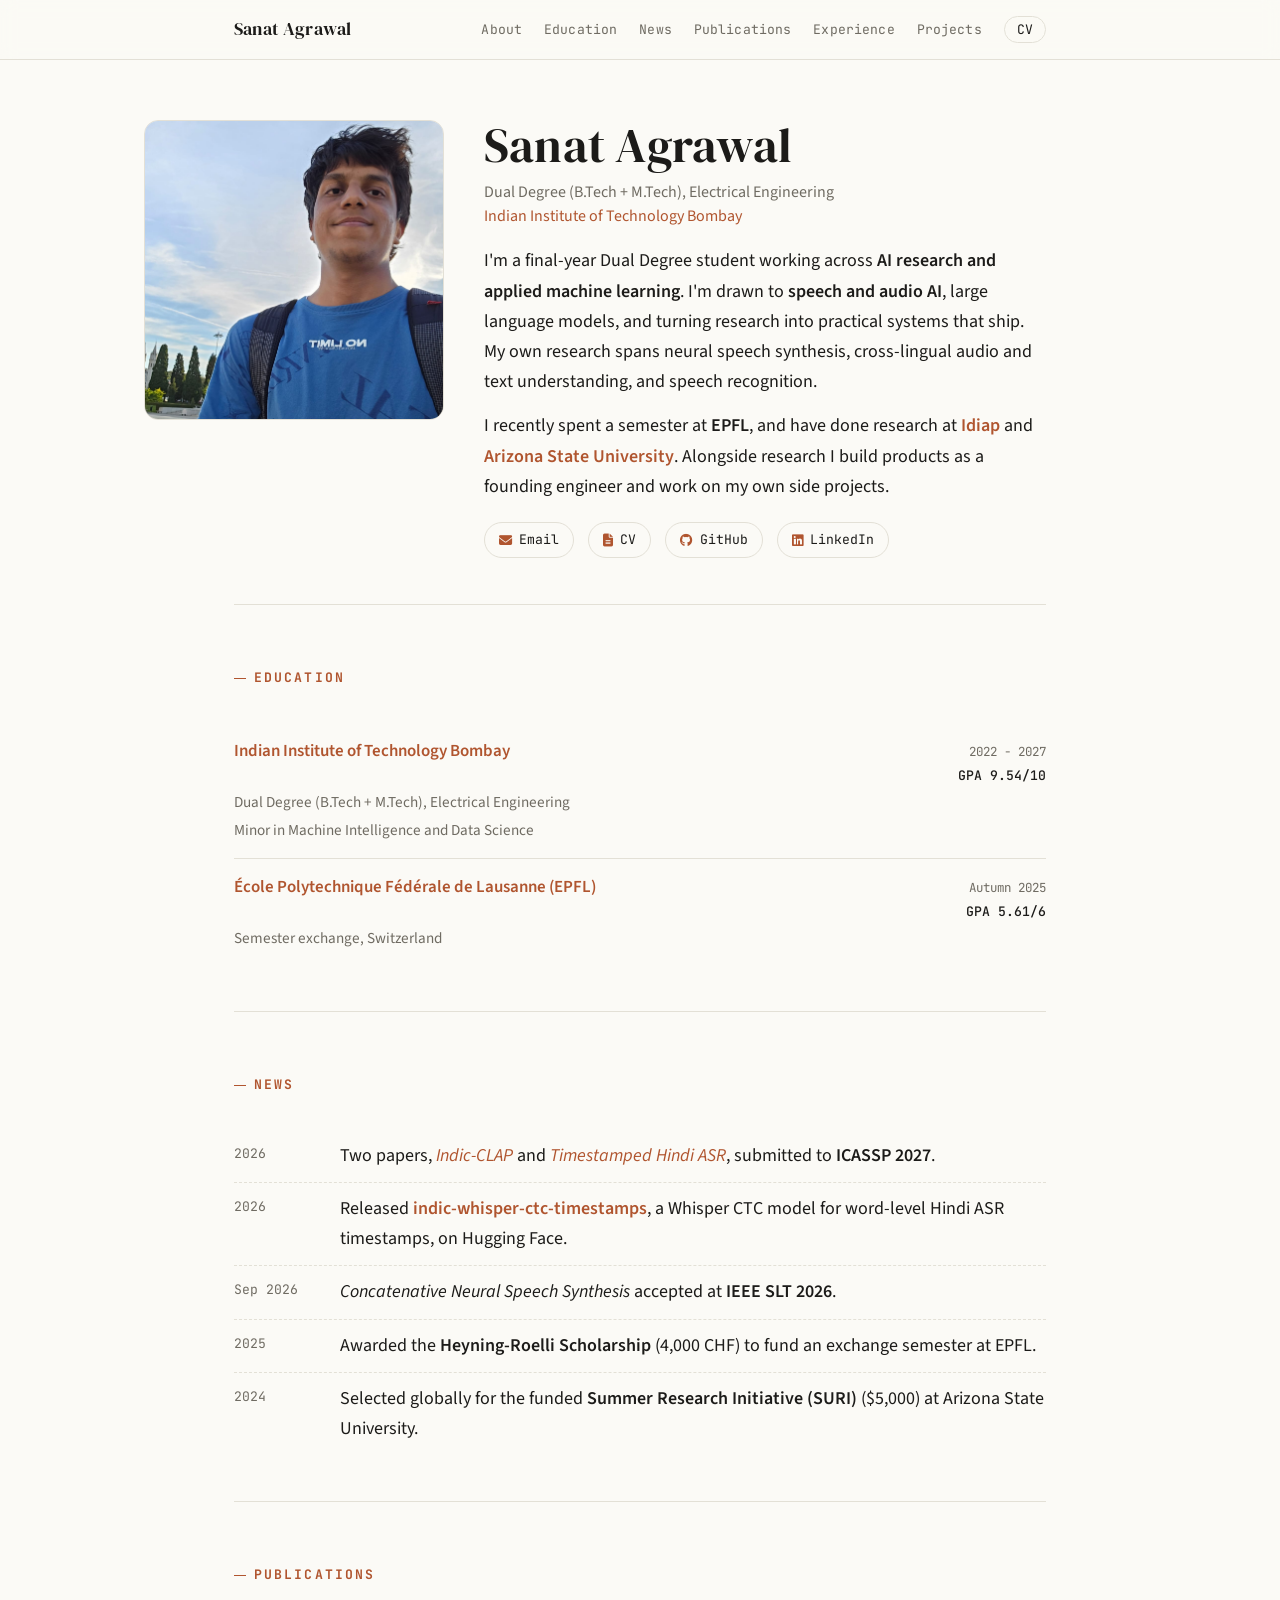
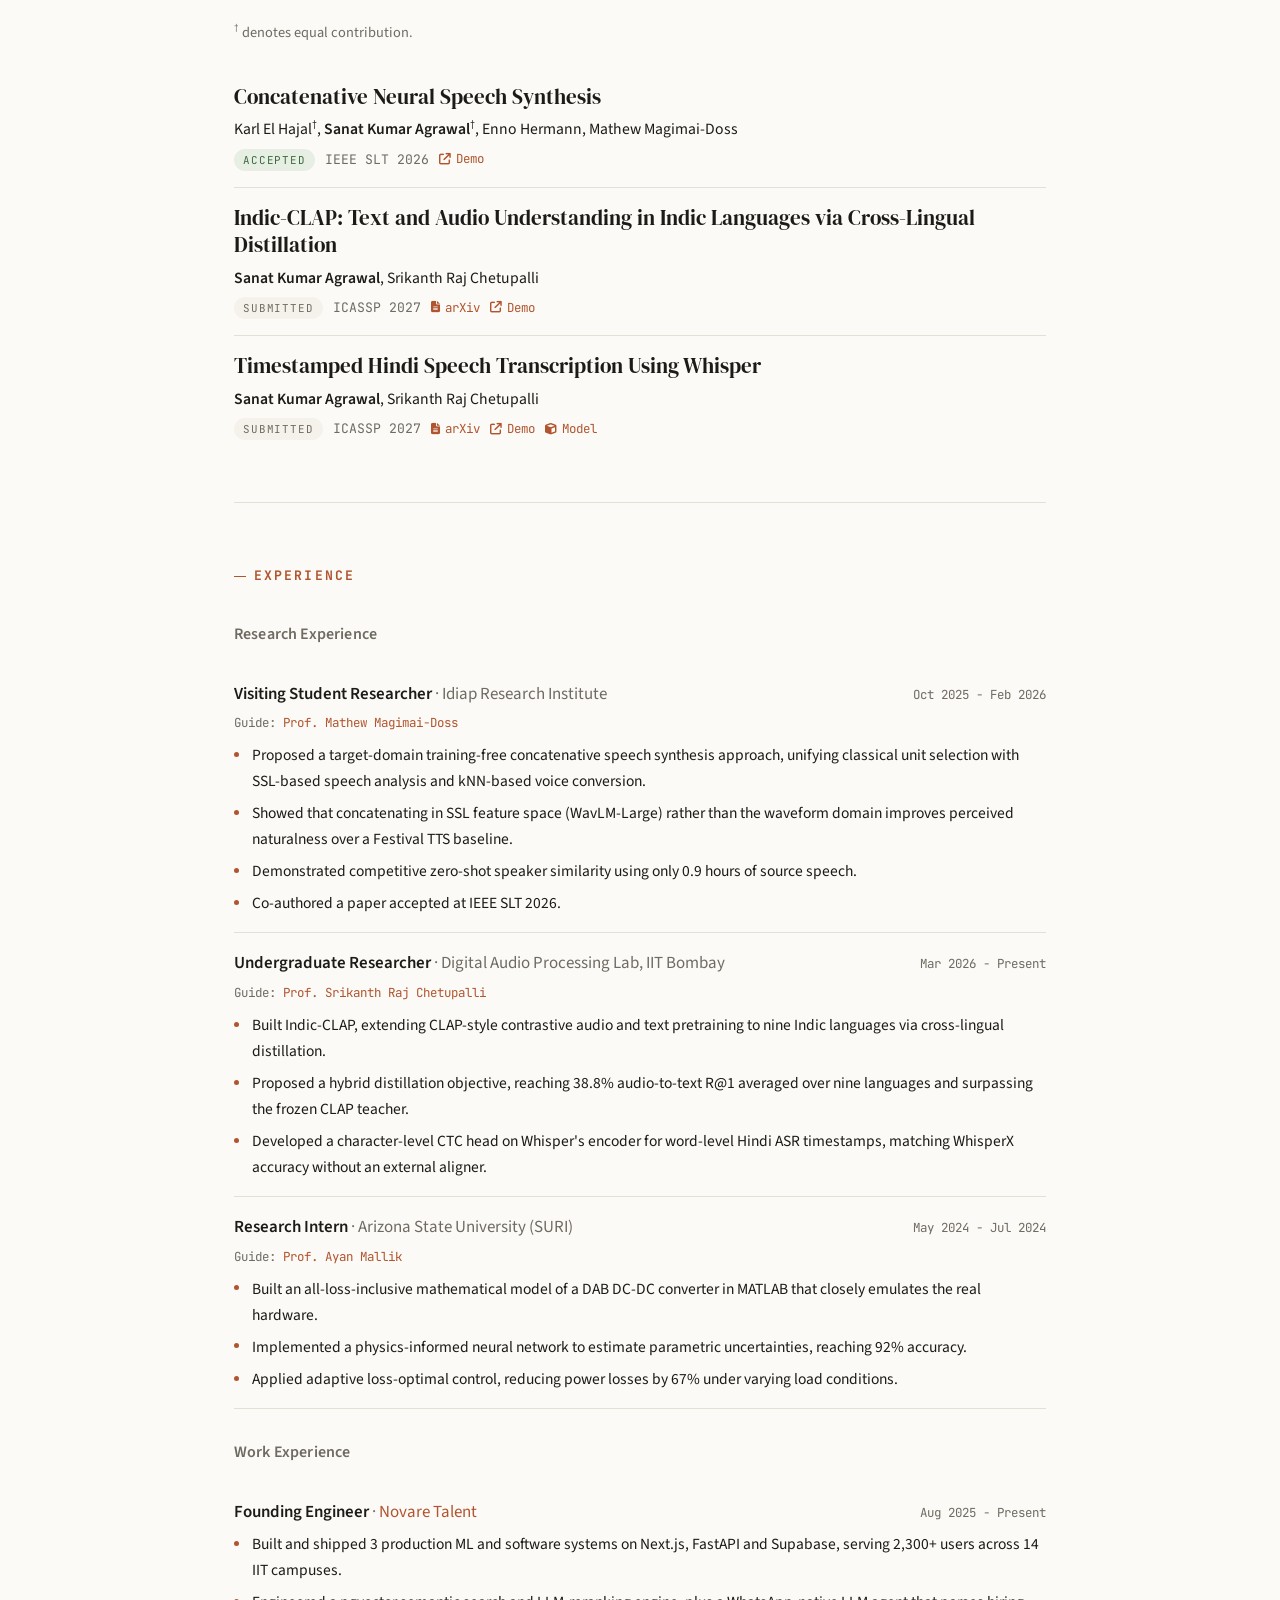
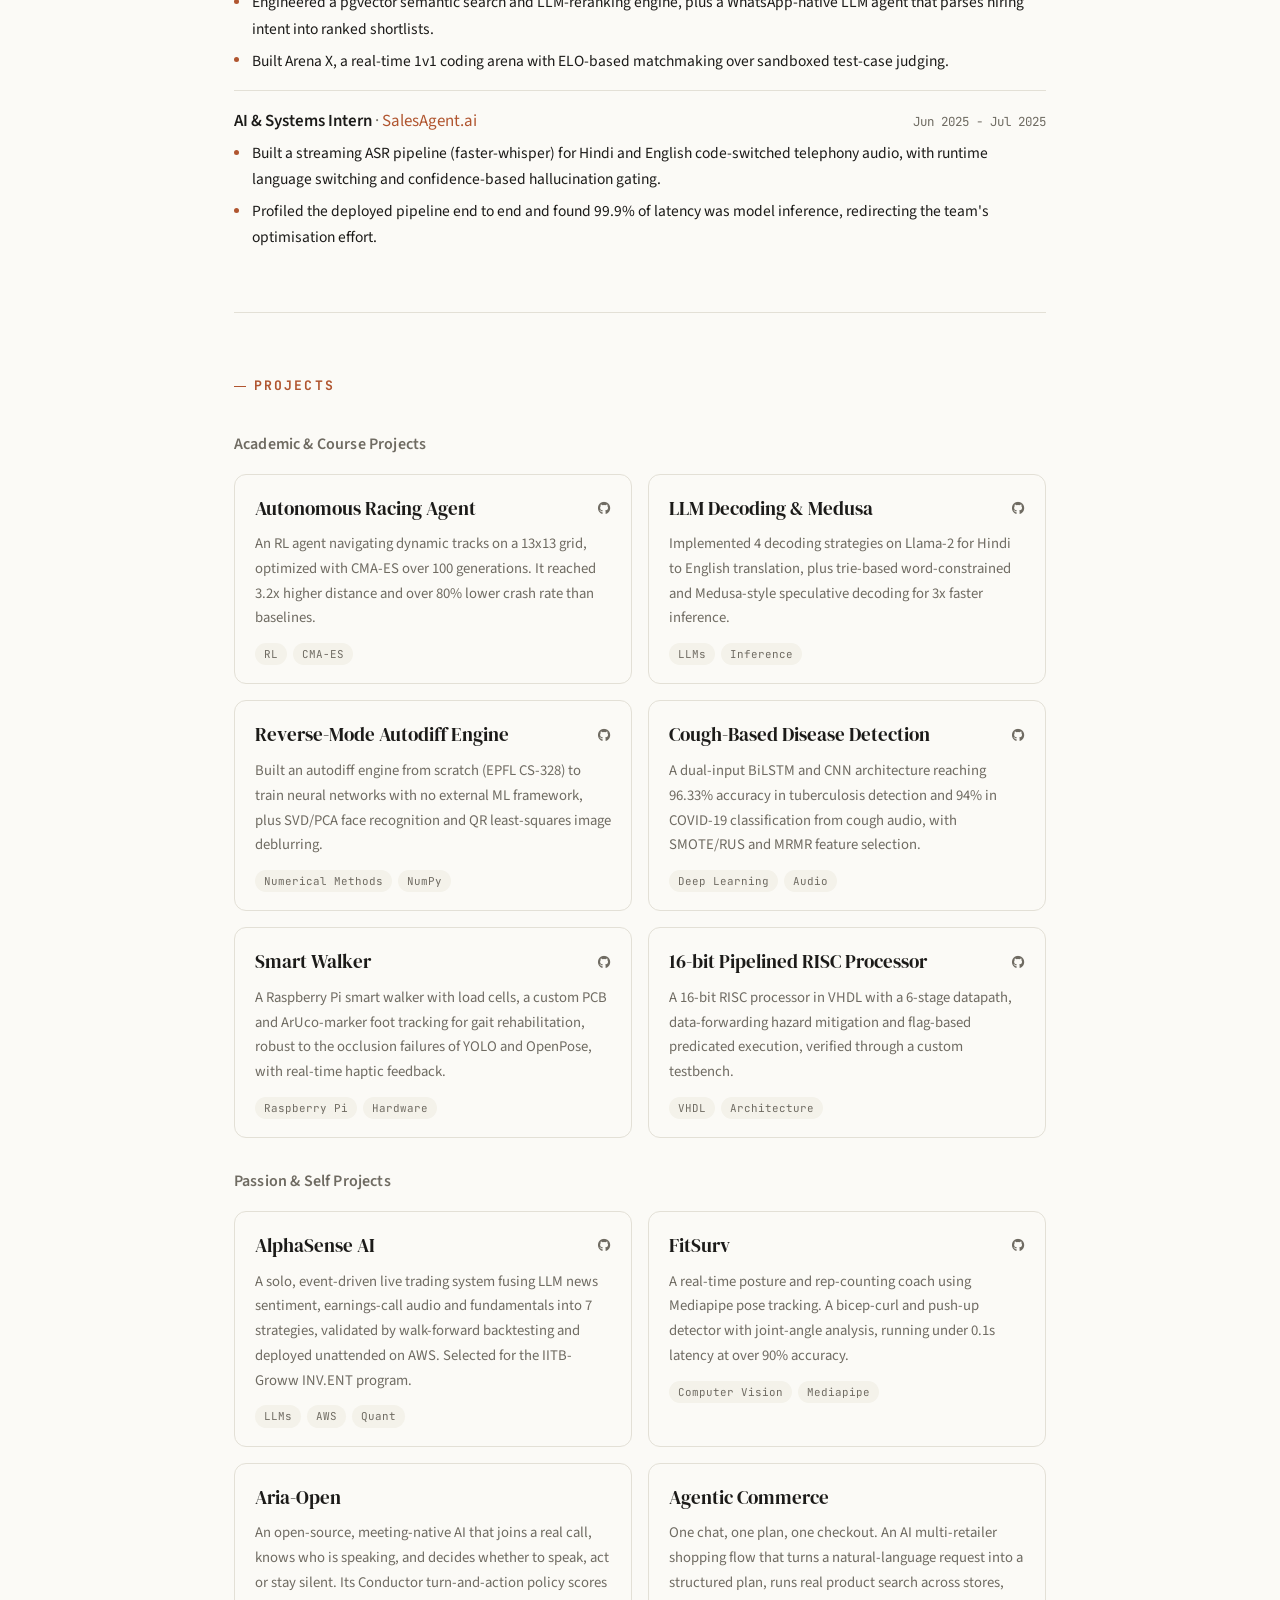
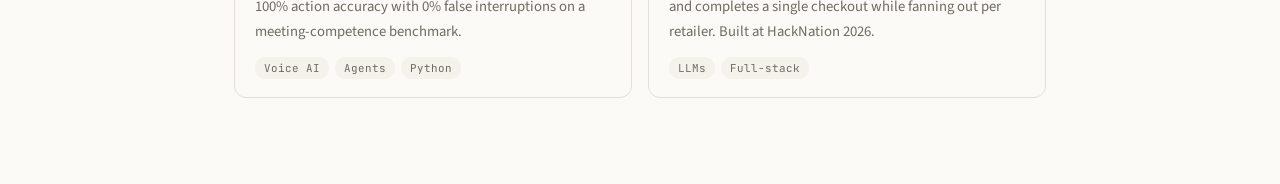
<file: index.html>
<!DOCTYPE html>
<html lang="en">
<head>
    <meta charset="UTF-8">
    <meta name="viewport" content="width=device-width, initial-scale=1.0">
    <title>Sanat Agrawal — IIT Bombay | AI &amp; Speech Researcher</title>
    <meta name="description" content="Sanat Agrawal (Sanat Kumar Agrawal) is a Dual Degree student in Electrical Engineering at IIT Bombay, working on AI research and applied machine learning with a focus on speech and audio.">
    <meta name="author" content="Sanat Agrawal">
    <link rel="canonical" href="https://sanat-agrwl.github.io/">
    <meta name="robots" content="index, follow">

    <!-- Open Graph -->
    <meta property="og:type" content="profile">
    <meta property="og:title" content="Sanat Agrawal — IIT Bombay | AI &amp; Speech Researcher">
    <meta property="og:description" content="Dual Degree student in Electrical Engineering at IIT Bombay. AI research and applied machine learning, with a focus on speech and audio.">
    <meta property="og:url" content="https://sanat-agrwl.github.io/">
    <meta property="og:image" content="https://sanat-agrwl.github.io/logos/me.jpeg">
    <meta property="og:site_name" content="Sanat Agrawal">
    <meta property="profile:first_name" content="Sanat">
    <meta property="profile:last_name" content="Agrawal">

    <!-- Twitter -->
    <meta name="twitter:card" content="summary_large_image">
    <meta name="twitter:title" content="Sanat Agrawal — IIT Bombay | AI &amp; Speech Researcher">
    <meta name="twitter:description" content="Dual Degree student in Electrical Engineering at IIT Bombay. AI research and applied machine learning, with a focus on speech and audio.">
    <meta name="twitter:image" content="https://sanat-agrwl.github.io/logos/me.jpeg">

    <!-- Structured data: Person -->
    <script type="application/ld+json">
    {
      "@context": "https://schema.org",
      "@type": "Person",
      "name": "Sanat Agrawal",
      "alternateName": "Sanat Kumar Agrawal",
      "url": "https://sanat-agrwl.github.io/",
      "image": "https://sanat-agrwl.github.io/logos/me.jpeg",
      "jobTitle": "AI & Speech Researcher",
      "affiliation": {
        "@type": "CollegeOrUniversity",
        "name": "Indian Institute of Technology Bombay",
        "url": "https://www.iitb.ac.in/"
      },
      "alumniOf": [
        { "@type": "CollegeOrUniversity", "name": "Indian Institute of Technology Bombay" },
        { "@type": "CollegeOrUniversity", "name": "École Polytechnique Fédérale de Lausanne (EPFL)" }
      ],
      "knowsAbout": ["Machine Learning", "Speech Synthesis", "Speech Recognition", "Audio AI", "Large Language Models"],
      "sameAs": [
        "https://github.com/Sanat-agrwl",
        "https://www.linkedin.com/in/sanat-agrwl",
        "https://huggingface.co/Sanat-agrwl"
      ]
    }
    </script>

    <link rel="icon" type="image/png" href="logos/sign_logo.png">
    <link rel="stylesheet" href="style.css">
    <link rel="preconnect" href="https://fonts.googleapis.com">
    <link rel="preconnect" href="https://fonts.gstatic.com" crossorigin>
    <link href="https://fonts.googleapis.com/css2?family=DM+Serif+Display:ital@0;1&family=Source+Sans+3:ital,wght@0,400;0,600;1,400&family=JetBrains+Mono:wght@400;500&display=swap" rel="stylesheet">
    <link rel="stylesheet" href="https://cdnjs.cloudflare.com/ajax/libs/font-awesome/6.4.0/css/all.min.css">
</head>
<body>

    <header id="navbar">
        <nav class="nav">
            <a href="#top" class="nav-mark">Sanat&nbsp;Agrawal</a>
            <button class="nav-toggle" aria-label="Toggle navigation"><span></span><span></span><span></span></button>
            <ul class="nav-links">
                <li><a href="#about">About</a></li>
                <li><a href="#education">Education</a></li>
                <li><a href="#news">News</a></li>
                <li><a href="#publications">Publications</a></li>
                <li><a href="#experience">Experience</a></li>
                <li><a href="#projects">Projects</a></li>
                <li><a href="cv.pdf" target="_blank" class="nav-cv">CV</a></li>
            </ul>
        </nav>
    </header>

    <main id="top">

        <!-- ABOUT / HEADER -->
        <section id="about" class="hero">
            <div class="hero-photo">
                <img src="logos/me.jpeg" alt="Sanat Agrawal">
            </div>
            <div class="hero-text">
                <h1 class="name">Sanat Agrawal</h1>
                <p class="role">Dual Degree (B.Tech + M.Tech), Electrical Engineering<br><a href="https://www.iitb.ac.in/" target="_blank">Indian Institute of Technology Bombay</a></p>
                <p class="bio">
                    I'm a final-year Dual Degree student working across <strong>AI research and applied machine
                    learning</strong>. I'm drawn to <strong>speech and audio AI</strong>, large language models, and
                    turning research into practical systems that ship. My own research spans neural speech synthesis,
                    cross-lingual audio and text understanding, and speech recognition.
                </p>
                <p class="bio">
                    I recently spent a semester at <strong>EPFL</strong>, and have done research at
                    <a href="https://www.idiap.ch/" target="_blank"><strong>Idiap</strong></a> and
                    <a href="https://www.asu.edu/" target="_blank"><strong>Arizona State University</strong></a>.
                    Alongside research I build products as a founding engineer and work on my own side projects.
                </p>
                <ul class="links">
                    <li><a href="mailto:sanatagrwl@gmail.com"><i class="fas fa-envelope"></i> Email</a></li>
                    <li><a href="cv.pdf" target="_blank"><i class="fas fa-file-lines"></i> CV</a></li>
                    <li><a href="https://github.com/Sanat-agrwl" target="_blank"><i class="fab fa-github"></i> GitHub</a></li>
                    <li><a href="https://www.linkedin.com/in/sanat-agrwl" target="_blank"><i class="fab fa-linkedin"></i> LinkedIn</a></li>
                </ul>
            </div>
        </section>

        <!-- EDUCATION -->
        <section id="education" class="section">
            <h2 class="section-title"><span class="tag">Education</span></h2>
            <ul class="edu-list">
                <li>
                    <div class="edu-main">
                        <strong><a href="https://www.iitb.ac.in/" target="_blank">Indian Institute of Technology Bombay</a></strong>
                        <div class="edu-right">
                            <span class="edu-date">2022 - 2027</span>
                            <span class="edu-gpa">GPA 9.54/10</span>
                        </div>
                    </div>
                    <p class="edu-sub">Dual Degree (B.Tech + M.Tech), Electrical Engineering</p>
                    <p class="edu-sub">Minor in Machine Intelligence and Data Science</p>
                </li>
                <li>
                    <div class="edu-main">
                        <strong><a href="https://www.epfl.ch/" target="_blank">École Polytechnique Fédérale de Lausanne (EPFL)</a></strong>
                        <div class="edu-right">
                            <span class="edu-date">Autumn 2025</span>
                            <span class="edu-gpa">GPA 5.61/6</span>
                        </div>
                    </div>
                    <p class="edu-sub">Semester exchange, Switzerland</p>
                </li>
            </ul>
        </section>

        <!-- NEWS -->
        <section id="news" class="section">
            <h2 class="section-title"><span class="tag">News</span></h2>
            <ul class="news-list">
                <li><span class="news-date">2026</span><span class="news-body">Two papers, <a href="https://arxiv.org/abs/2610.08846" target="_blank"><em>Indic-CLAP</em></a> and <a href="https://arxiv.org/abs/2610.08847" target="_blank"><em>Timestamped Hindi ASR</em></a>, submitted to <strong>ICASSP 2027</strong>.</span></li>
                <li><span class="news-date">2026</span><span class="news-body">Released <a href="https://huggingface.co/Sanat-agrwl/indic-whisper-ctc-timestamps" target="_blank"><strong>indic-whisper-ctc-timestamps</strong></a>, a Whisper CTC model for word-level Hindi ASR timestamps, on Hugging Face.</span></li>
                <li><span class="news-date">Sep 2026</span><span class="news-body"><em>Concatenative Neural Speech Synthesis</em> accepted at <strong>IEEE SLT 2026</strong>.</span></li>
                <li><span class="news-date">2025</span><span class="news-body">Awarded the <strong>Heyning-Roelli Scholarship</strong> (4,000 CHF) to fund an exchange semester at EPFL.</span></li>
                <li><span class="news-date">2024</span><span class="news-body">Selected globally for the funded <strong>Summer Research Initiative (SURI)</strong> ($5,000) at Arizona State University.</span></li>
            </ul>
        </section>

        <!-- PUBLICATIONS -->
        <section id="publications" class="section">
            <h2 class="section-title"><span class="tag">Publications</span></h2>
            <p class="pub-note"><sup>&dagger;</sup> denotes equal contribution.</p>

            <div class="pub">
                <h3 class="pub-title">Concatenative Neural Speech Synthesis</h3>
                <p class="pub-authors">Karl El Hajal<sup>&dagger;</sup>, <strong>Sanat Kumar Agrawal</strong><sup>&dagger;</sup>, Enno Hermann, Mathew Magimai-Doss</p>
                <p class="pub-venue"><span class="badge badge-accepted">Accepted</span> IEEE SLT 2026
                    <a class="pub-link" href="https://karlhajal.github.io/NeuralConcatTTS/" target="_blank"><i class="fas fa-arrow-up-right-from-square"></i> Demo</a>
                </p>
            </div>

            <div class="pub">
                <h3 class="pub-title">Indic-CLAP: Text and Audio Understanding in Indic Languages via Cross-Lingual Distillation</h3>
                <p class="pub-authors"><strong>Sanat Kumar Agrawal</strong>, Srikanth Raj Chetupalli</p>
                <p class="pub-venue"><span class="badge badge-submitted">Submitted</span> ICASSP 2027
                    <a class="pub-link" href="https://arxiv.org/abs/2610.08846" target="_blank"><i class="fas fa-file-lines"></i> arXiv</a>
                    <a class="pub-link" href="https://sanat-agrwl.github.io/IndicCLAP/" target="_blank"><i class="fas fa-arrow-up-right-from-square"></i> Demo</a>
                </p>
            </div>

            <div class="pub">
                <h3 class="pub-title">Timestamped Hindi Speech Transcription Using Whisper</h3>
                <p class="pub-authors"><strong>Sanat Kumar Agrawal</strong>, Srikanth Raj Chetupalli</p>
                <p class="pub-venue"><span class="badge badge-submitted">Submitted</span> ICASSP 2027
                    <a class="pub-link" href="https://arxiv.org/abs/2610.08847" target="_blank"><i class="fas fa-file-lines"></i> arXiv</a>
                    <a class="pub-link" href="https://sanat-agrwl.github.io/hindi-word-boundaries-demo/" target="_blank"><i class="fas fa-arrow-up-right-from-square"></i> Demo</a>
                    <a class="pub-link" href="https://huggingface.co/Sanat-agrwl/indic-whisper-ctc-timestamps" target="_blank"><i class="fas fa-cube"></i> Model</a>
                </p>
            </div>
        </section>

        <!-- EXPERIENCE -->
        <section id="experience" class="section">
            <h2 class="section-title"><span class="tag">Experience</span></h2>

            <h3 class="subsection">Research Experience</h3>

            <div class="exp">
                <div class="exp-head">
                    <h3>Visiting Student Researcher <span class="exp-org">· Idiap Research Institute</span></h3>
                    <span class="exp-date">Oct 2025 - Feb 2026</span>
                </div>
                <p class="exp-guide">Guide: <a href="https://people.idiap.ch/mathew" target="_blank">Prof. Mathew Magimai-Doss</a></p>
                <ul class="exp-points">
                    <li>Proposed a target-domain training-free concatenative speech synthesis approach, unifying classical unit selection with SSL-based speech analysis and kNN-based voice conversion.</li>
                    <li>Showed that concatenating in SSL feature space (WavLM-Large) rather than the waveform domain improves perceived naturalness over a Festival TTS baseline.</li>
                    <li>Demonstrated competitive zero-shot speaker similarity using only 0.9 hours of source speech.</li>
                    <li>Co-authored a paper accepted at IEEE SLT 2026.</li>
                </ul>
            </div>

            <div class="exp">
                <div class="exp-head">
                    <h3>Undergraduate Researcher <span class="exp-org">· Digital Audio Processing Lab, IIT Bombay</span></h3>
                    <span class="exp-date">Mar 2026 - Present</span>
                </div>
                <p class="exp-guide">Guide: <a href="https://scholar.google.com/citations?user=um5qOp8AAAAJ" target="_blank">Prof. Srikanth Raj Chetupalli</a></p>
                <ul class="exp-points">
                    <li>Built Indic-CLAP, extending CLAP-style contrastive audio and text pretraining to nine Indic languages via cross-lingual distillation.</li>
                    <li>Proposed a hybrid distillation objective, reaching 38.8% audio-to-text R@1 averaged over nine languages and surpassing the frozen CLAP teacher.</li>
                    <li>Developed a character-level CTC head on Whisper's encoder for word-level Hindi ASR timestamps, matching WhisperX accuracy without an external aligner.</li>
                </ul>
            </div>

            <div class="exp">
                <div class="exp-head">
                    <h3>Research Intern <span class="exp-org">· Arizona State University (SURI)</span></h3>
                    <span class="exp-date">May 2024 - Jul 2024</span>
                </div>
                <p class="exp-guide">Guide: <a href="https://search.asu.edu/profile/3495021" target="_blank">Prof. Ayan Mallik</a></p>
                <ul class="exp-points">
                    <li>Built an all-loss-inclusive mathematical model of a DAB DC-DC converter in MATLAB that closely emulates the real hardware.</li>
                    <li>Implemented a physics-informed neural network to estimate parametric uncertainties, reaching 92% accuracy.</li>
                    <li>Applied adaptive loss-optimal control, reducing power losses by 67% under varying load conditions.</li>
                </ul>
            </div>

            <h3 class="subsection">Work Experience</h3>

            <div class="exp">
                <div class="exp-head">
                    <h3>Founding Engineer <span class="exp-org">· <a href="https://www.novaretalent.com/" target="_blank">Novare Talent</a></span></h3>
                    <span class="exp-date">Aug 2025 - Present</span>
                </div>
                <ul class="exp-points">
                    <li>Built and shipped 3 production ML and software systems on Next.js, FastAPI and Supabase, serving 2,300+ users across 14 IIT campuses.</li>
                    <li>Engineered a pgvector semantic search and LLM-reranking engine, plus a WhatsApp-native LLM agent that parses hiring intent into ranked shortlists.</li>
                    <li>Built Arena X, a real-time 1v1 coding arena with ELO-based matchmaking over sandboxed test-case judging.</li>
                </ul>
            </div>

            <div class="exp">
                <div class="exp-head">
                    <h3>AI &amp; Systems Intern <span class="exp-org">· <a href="https://www.salesagents.ai/" target="_blank">SalesAgent.ai</a></span></h3>
                    <span class="exp-date">Jun 2025 - Jul 2025</span>
                </div>
                <ul class="exp-points">
                    <li>Built a streaming ASR pipeline (faster-whisper) for Hindi and English code-switched telephony audio, with runtime language switching and confidence-based hallucination gating.</li>
                    <li>Profiled the deployed pipeline end to end and found 99.9% of latency was model inference, redirecting the team's optimisation effort.</li>
                </ul>
            </div>
        </section>

        <!-- PROJECTS -->
        <section id="projects" class="section">
            <h2 class="section-title"><span class="tag">Projects</span></h2>

            <h3 class="subsection">Academic &amp; Course Projects</h3>
            <div class="proj-grid">
                <a href="https://github.com/Sanat-agrwl/cs747A3" target="_blank" class="proj">
                    <h4>Autonomous Racing Agent <i class="fab fa-github"></i></h4>
                    <p>An RL agent navigating dynamic tracks on a 13x13 grid, optimized with CMA-ES over 100 generations. It reached 3.2x higher distance and over 80% lower crash rate than baselines.</p>
                    <div class="proj-tags"><span>RL</span><span>CMA-ES</span></div>
                </a>
                <a href="https://github.com/Sanat-agrwl/LLM" target="_blank" class="proj">
                    <h4>LLM Decoding &amp; Medusa <i class="fab fa-github"></i></h4>
                    <p>Implemented 4 decoding strategies on Llama-2 for Hindi to English translation, plus trie-based word-constrained and Medusa-style speculative decoding for 3x faster inference.</p>
                    <div class="proj-tags"><span>LLMs</span><span>Inference</span></div>
                </a>
                <a href="https://github.com/Sanat-agrwl/Numerical-Methods-Visual-Computing" target="_blank" class="proj">
                    <h4>Reverse-Mode Autodiff Engine <i class="fab fa-github"></i></h4>
                    <p>Built an autodiff engine from scratch (EPFL CS-328) to train neural networks with no external ML framework, plus SVD/PCA face recognition and QR least-squares image deblurring.</p>
                    <div class="proj-tags"><span>Numerical Methods</span><span>NumPy</span></div>
                </a>
                <a href="https://github.com/Sanat-agrwl/Cough-based-detection" target="_blank" class="proj">
                    <h4>Cough-Based Disease Detection <i class="fab fa-github"></i></h4>
                    <p>A dual-input BiLSTM and CNN architecture reaching 96.33% accuracy in tuberculosis detection and 94% in COVID-19 classification from cough audio, with SMOTE/RUS and MRMR feature selection.</p>
                    <div class="proj-tags"><span>Deep Learning</span><span>Audio</span></div>
                </a>
                <a href="https://github.com/Sanat-agrwl/Smart-Walker" target="_blank" class="proj">
                    <h4>Smart Walker <i class="fab fa-github"></i></h4>
                    <p>A Raspberry Pi smart walker with load cells, a custom PCB and ArUco-marker foot tracking for gait rehabilitation, robust to the occlusion failures of YOLO and OpenPose, with real-time haptic feedback.</p>
                    <div class="proj-tags"><span>Raspberry Pi</span><span>Hardware</span></div>
                </a>
                <a href="https://github.com/Sanat-agrwl/16-BIT-RISC-Processor" target="_blank" class="proj">
                    <h4>16-bit Pipelined RISC Processor <i class="fab fa-github"></i></h4>
                    <p>A 16-bit RISC processor in VHDL with a 6-stage datapath, data-forwarding hazard mitigation and flag-based predicated execution, verified through a custom testbench.</p>
                    <div class="proj-tags"><span>VHDL</span><span>Architecture</span></div>
                </a>
            </div>

            <h3 class="subsection">Passion &amp; Self Projects</h3>
            <div class="proj-grid">
                <a href="https://github.com/Sanat-agrwl/AlphaSenseAI" target="_blank" class="proj">
                    <h4>AlphaSense AI <i class="fab fa-github"></i></h4>
                    <p>A solo, event-driven live trading system fusing LLM news sentiment, earnings-call audio and fundamentals into 7 strategies, validated by walk-forward backtesting and deployed unattended on AWS. Selected for the IITB-Groww INV.ENT program.</p>
                    <div class="proj-tags"><span>LLMs</span><span>AWS</span><span>Quant</span></div>
                </a>
                <a href="https://github.com/Sanat-agrwl/Pose-estimator" target="_blank" class="proj">
                    <h4>FitSurv <i class="fab fa-github"></i></h4>
                    <p>A real-time posture and rep-counting coach using Mediapipe pose tracking. A bicep-curl and push-up detector with joint-angle analysis, running under 0.1s latency at over 90% accuracy.</p>
                    <div class="proj-tags"><span>Computer Vision</span><span>Mediapipe</span></div>
                </a>
                <div class="proj proj-static">
                    <h4>Aria-Open</h4>
                    <p>An open-source, meeting-native AI that joins a real call, knows who is speaking, and decides whether to speak, act or stay silent. Its Conductor turn-and-action policy scores 100% action accuracy with 0% false interruptions on a meeting-competence benchmark.</p>
                    <div class="proj-tags"><span>Voice AI</span><span>Agents</span><span>Python</span></div>
                </div>
                <div class="proj proj-static">
                    <h4>Agentic Commerce</h4>
                    <p>One chat, one plan, one checkout. An AI multi-retailer shopping flow that turns a natural-language request into a structured plan, runs real product search across stores, and completes a single checkout while fanning out per retailer. Built at HackNation 2026.</p>
                    <div class="proj-tags"><span>LLMs</span><span>Full-stack</span></div>
                </div>
            </div>
        </section>

    </main>

    <script src="script.js"></script>
</body>
</html>
</file>
<file: style.css>
/* ============================================================
   Sanat Agrawal — personal site
   Warm, light, editorial academic look
   ============================================================ */

:root {
    --bg:        #fbfaf6;   /* warm ivory */
    --bg-soft:   #f4f2ea;   /* slightly deeper cream for chips */
    --text:      #1c1b19;   /* warm near-black */
    --muted:     #6f6b62;   /* secondary text */
    --line:      #e3e0d6;   /* hairline rules */
    --accent:    #b0552f;   /* burnt sienna */
    --accent-dk: #8f4223;
    --max:       860px;

    --serif: "DM Serif Display", Georgia, "Times New Roman", serif;
    --sans:  "Source Sans 3", -apple-system, BlinkMacSystemFont, "Segoe UI", sans-serif;
    --mono:  "JetBrains Mono", ui-monospace, "SF Mono", Menlo, monospace;
}

* { margin: 0; padding: 0; box-sizing: border-box; }

html { scroll-behavior: smooth; scroll-padding-top: 84px; }

body {
    background-color: var(--bg);
    color: var(--text);
    font-family: var(--sans);
    font-size: 18px;
    line-height: 1.68;
    -webkit-font-smoothing: antialiased;
    text-rendering: optimizeLegibility;
}

a { color: var(--accent); text-decoration: none; transition: color .15s ease; }
a:hover { color: var(--accent-dk); }
strong { font-weight: 600; }
sup { font-size: .7em; }

/* ---------------- Navbar ---------------- */
#navbar {
    position: sticky;
    top: 0;
    z-index: 50;
    background: rgba(251, 250, 246, 0.82);
    backdrop-filter: saturate(140%) blur(8px);
    border-bottom: 1px solid var(--line);
}
.nav {
    max-width: var(--max);
    margin: 0 auto;
    padding: 14px 24px;
    display: flex;
    align-items: center;
    justify-content: space-between;
}
.nav-mark {
    font-family: var(--serif);
    font-size: 1.15rem;
    color: var(--text);
    letter-spacing: .01em;
}
.nav-mark:hover { color: var(--accent); }
.nav-links {
    list-style: none;
    display: flex;
    align-items: center;
    gap: 22px;
}
.nav-links a {
    font-family: var(--mono);
    font-size: .82rem;
    color: var(--muted);
    letter-spacing: .01em;
}
.nav-links a:hover { color: var(--accent); }
.nav-cv {
    border: 1px solid var(--line);
    border-radius: 999px;
    padding: 4px 12px;
    color: var(--text) !important;
}
.nav-cv:hover { border-color: var(--accent); color: var(--accent) !important; }

.nav-toggle {
    display: none;
    flex-direction: column;
    gap: 5px;
    background: none;
    border: none;
    cursor: pointer;
    padding: 4px;
}
.nav-toggle span {
    width: 24px; height: 2px;
    background: var(--text);
    transition: .25s ease;
}

/* ---------------- Layout ---------------- */
main { max-width: var(--max); margin: 0 auto; padding: 0 24px; }

.section {
    padding: 46px 0;
    border-top: 1px solid var(--line);
}
.section-title { margin-bottom: 26px; }
.section-title .tag {
    font-family: var(--mono);
    font-size: .82rem;
    text-transform: uppercase;
    letter-spacing: .16em;
    color: var(--accent);
    position: relative;
    padding-left: 20px;
}
.section-title .tag::before {
    content: "";
    position: absolute;
    left: 0; top: 50%;
    width: 12px; height: 1px;
    background: var(--accent);
}
.subsection {
    font-family: var(--sans);
    font-weight: 600;
    font-size: 1rem;
    letter-spacing: .01em;
    color: var(--muted);
    margin: 30px 0 16px;
}
.subsection:first-of-type { margin-top: 0; }

/* ---------------- Hero / About ---------------- */
.hero {
    display: flex;
    gap: 40px;
    align-items: stretch;
    padding: 60px 0 46px;
}
.hero-photo {
    flex-shrink: 0;
    display: flex;
    align-self: flex-start;
    /* Pull the photo into the empty left gutter on wide screens (never overflows on small ones) */
    margin-left: calc(-1 * clamp(0px, (100vw - 940px) / 2, 90px));
}
.hero-photo img {
    width: 300px;
    height: 300px;
    object-fit: cover;
    border-radius: 14px;
    border: 1px solid var(--line);
}
.name {
    font-family: var(--serif);
    font-size: 3rem;
    line-height: 1.05;
    font-weight: 400;
    letter-spacing: .005em;
}
.role {
    color: var(--muted);
    font-size: 1rem;
    margin: 10px 0 18px;
    line-height: 1.5;
}
.bio { margin-bottom: 14px; }
.links {
    list-style: none;
    display: flex;
    flex-wrap: wrap;
    gap: 10px 14px;
    margin-top: 20px;
}
.links a {
    font-family: var(--mono);
    font-size: .82rem;
    color: var(--text);
    border: 1px solid var(--line);
    border-radius: 999px;
    padding: 6px 14px;
    display: inline-flex;
    align-items: center;
    gap: 7px;
    background: var(--bg);
}
.links a i { color: var(--accent); }
.links a:hover { border-color: var(--accent); color: var(--accent); }
.links a:hover i { color: var(--accent); }

/* ---------------- News ---------------- */
.news-list { list-style: none; }
.news-list li {
    display: flex;
    gap: 20px;
    padding: 11px 0;
    border-bottom: 1px dashed var(--line);
}
.news-list li:last-child { border-bottom: none; }
.news-date {
    flex: 0 0 86px;
    font-family: var(--mono);
    font-size: .82rem;
    color: var(--muted);
    padding-top: 2px;
}
.news-body { flex: 1; }

/* ---------------- Publications ---------------- */
.pub-note { color: var(--muted); font-size: .9rem; margin-bottom: 22px; }
.pub {
    padding: 16px 0;
    border-bottom: 1px solid var(--line);
}
.pub:last-child { border-bottom: none; }
.pub-title {
    font-family: var(--serif);
    font-weight: 400;
    font-size: 1.32rem;
    line-height: 1.3;
    margin-bottom: 6px;
}
.pub-authors { color: var(--text); font-size: .98rem; margin-bottom: 6px; }
.pub-venue {
    font-family: var(--mono);
    font-size: .82rem;
    color: var(--muted);
    display: flex;
    align-items: center;
    gap: 10px;
}
.badge {
    display: inline-block;
    font-family: var(--mono);
    font-size: .68rem;
    text-transform: uppercase;
    letter-spacing: .08em;
    padding: 2px 9px;
    border-radius: 999px;
}
.badge-accepted { background: #e7efe4; color: #3c6b3c; }
.badge-submitted { background: var(--bg-soft); color: var(--muted); }
.pub-link {
    font-family: var(--mono);
    font-size: .78rem;
    color: var(--accent);
    display: inline-flex;
    align-items: center;
    gap: 5px;
}
.pub-link i { font-size: .72rem; }

/* ---------------- Experience ---------------- */
.exp {
    padding: 16px 0;
    border-bottom: 1px solid var(--line);
}
.exp:last-child { border-bottom: none; }
.exp-head {
    display: flex;
    justify-content: space-between;
    align-items: baseline;
    gap: 16px;
    margin-bottom: 5px;
}
.exp-head h3 {
    font-family: var(--sans);
    font-weight: 600;
    font-size: 1.06rem;
}
.exp-org { color: var(--muted); font-weight: 400; }
.exp-date {
    flex-shrink: 0;
    font-family: var(--mono);
    font-size: .78rem;
    color: var(--muted);
    white-space: nowrap;
}
.exp-guide {
    font-family: var(--mono);
    font-size: .78rem;
    color: var(--muted);
    margin-bottom: 8px;
}
.exp-points {
    list-style: none;
    padding: 0;
}
.exp-points li {
    position: relative;
    padding-left: 18px;
    font-size: .97rem;
    color: var(--text);
    margin-bottom: 6px;
}
.exp-points li:last-child { margin-bottom: 0; }
.exp-points li::before {
    content: "";
    position: absolute;
    left: 0;
    top: .62em;
    width: 5px;
    height: 5px;
    border-radius: 50%;
    background: var(--accent);
}

/* ---------------- Projects ---------------- */
.proj-grid {
    display: grid;
    grid-template-columns: repeat(2, 1fr);
    gap: 16px;
}
.proj {
    display: block;
    border: 1px solid var(--line);
    border-radius: 12px;
    padding: 18px 20px;
    background: var(--bg);
    color: var(--text);
    transition: border-color .18s ease, transform .18s ease, background .18s ease;
}
.proj:hover {
    border-color: var(--accent);
    background: #fdfcf9;
    transform: translateY(-2px);
    color: var(--text);
}
.proj-static { cursor: default; }
.proj-static:hover {
    border-color: var(--line);
    background: var(--bg);
    transform: none;
}
.proj h4 {
    font-family: var(--serif);
    font-weight: 400;
    font-size: 1.18rem;
    display: flex;
    align-items: center;
    justify-content: space-between;
    gap: 10px;
    margin-bottom: 8px;
}
.proj h4 i { color: var(--muted); font-size: .82rem; }
.proj:hover h4 i { color: var(--accent); }
.proj p { font-size: .92rem; color: var(--muted); margin-bottom: 12px; }
.proj-tags { display: flex; flex-wrap: wrap; gap: 6px; }
.proj-tags span {
    font-family: var(--mono);
    font-size: .68rem;
    color: var(--muted);
    background: var(--bg-soft);
    border-radius: 999px;
    padding: 2px 9px;
}

/* ---------------- Education ---------------- */
.edu-list { list-style: none; }
.edu-list li {
    padding: 14px 0;
    border-bottom: 1px solid var(--line);
}
.edu-list li:last-child { border-bottom: none; }
.edu-main {
    display: flex;
    justify-content: space-between;
    align-items: baseline;
    gap: 16px;
}
.edu-main > strong { font-size: 1.06rem; }
.edu-right {
    display: flex;
    flex-direction: column;
    align-items: flex-end;
    text-align: right;
    flex-shrink: 0;
}
.edu-date {
    font-family: var(--mono);
    font-size: .78rem;
    color: var(--muted);
    white-space: nowrap;
}
.edu-gpa {
    font-family: var(--mono);
    font-size: .82rem;
    font-weight: 500;
    color: var(--text);
    white-space: nowrap;
    margin-top: 2px;
}
.edu-sub { color: var(--muted); font-size: .95rem; margin-top: 3px; }

/* ---------------- Page end spacing ---------------- */
main { padding-bottom: 40px; }

/* ---------------- Responsive ---------------- */
@media (max-width: 720px) {
    body { font-size: 17px; }

    .nav-toggle { display: flex; }
    .nav-links {
        position: absolute;
        top: 100%;
        left: 0;
        right: 0;
        flex-direction: column;
        align-items: flex-start;
        gap: 0;
        background: var(--bg);
        border-bottom: 1px solid var(--line);
        padding: 8px 24px 16px;
        display: none;
    }
    .nav-links.open { display: flex; }
    .nav-links li { width: 100%; }
    .nav-links a { display: block; padding: 10px 0; font-size: .95rem; }
    .nav-cv { display: inline-block; margin-top: 6px; }

    .hero {
        flex-direction: column;
        align-items: center;
        text-align: center;
        gap: 22px;
        padding: 40px 0 36px;
    }
    .hero-photo img { width: 200px; height: 200px; min-height: 0; }
    .name { font-size: 2.4rem; }
    .links { justify-content: center; }

    .exp-head { flex-direction: column; gap: 2px; }
    .edu-main { flex-direction: column; gap: 2px; }

    .proj-grid { grid-template-columns: 1fr; }

    .news-list li { flex-direction: column; gap: 2px; }
    .news-date { flex-basis: auto; }
}
</file>
